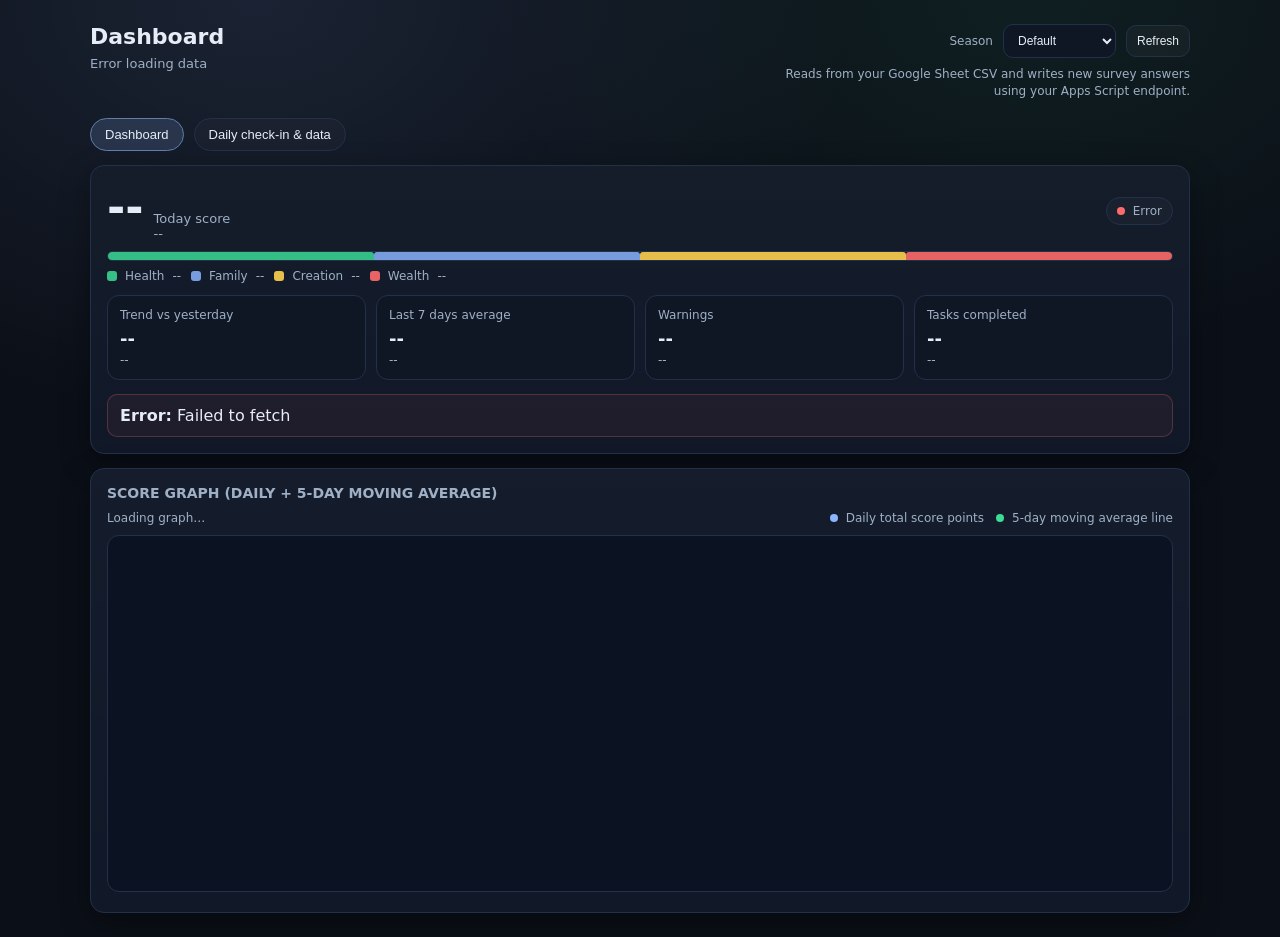
<file: index.html>
<!doctype html>
<html lang="en">
<head>
  <meta charset="utf-8" />
  <meta name="viewport" content="width=device-width,initial-scale=1" />
  <title>Life Dashboard</title>
  <style>
    :root{
      color-scheme: dark;
      --bg:#0b0f17;
      --panel:#101827;
      --panel2:#0f1624;
      --text:#e6edf6;
      --muted:#9fb0c6;
      --border:#22314a;
      --good:#3ddc97;
      --warn:#f2c94c;
      --bad:#ff6b6b;
      --link:#8ab4ff;
      --shadow:0 10px 30px rgba(0,0,0,.35);
      --radius:14px;
    }
    *{box-sizing:border-box}
    body{
      margin:0;
      font-family:ui-sans-serif,system-ui,-apple-system,Segoe UI,Roboto,Helvetica,Arial,"Apple Color Emoji","Segoe UI Emoji";
      background:radial-gradient(1000px 700px at 20% 0%, rgba(138,180,255,0.12), transparent 60%),
        radial-gradient(900px 600px at 80% 0%, rgba(61,220,151,0.08), transparent 60%),
        var(--bg);
      color:var(--text);
      padding:24px;
    }
    .wrap{max-width:1100px;margin:0 auto}
    header{display:flex;gap:14px;align-items:flex-start;justify-content:space-between;margin-bottom:18px}
    h1{margin:0;font-size:22px}
    .sub{margin-top:6px;color:var(--muted);font-size:13px;line-height:1.35}
    .right{text-align:right;color:var(--muted);font-size:12px;line-height:1.4;max-width:420px}
    .controls{display:flex;gap:10px;flex-wrap:wrap;align-items:center;justify-content:flex-end}

    .card{
      background:linear-gradient(180deg, rgba(255,255,255,0.02), transparent 120%), var(--panel);
      border:1px solid var(--border);
      border-radius:var(--radius);
      box-shadow:var(--shadow);
      padding:16px;
    }
    .tabBar{display:flex;gap:10px;margin-bottom:14px;flex-wrap:wrap}
    .tabBtn{
      background:rgba(255,255,255,.02);
      border:1px solid var(--border);
      color:var(--text);
      border-radius:999px;
      padding:8px 14px;
      font-size:13px;
      cursor:pointer;
    }
    .tabBtn.active{background:rgba(138,180,255,0.16);border-color:#5f7ea8}
    .tabPanel{display:none}
    .tabPanel.active{display:block}

    .grid{display:grid;grid-template-columns:1.2fr .8fr;gap:14px}
    .twoCol{display:grid;grid-template-columns:1fr 1fr;gap:12px}
    .row{display:flex;gap:12px;align-items:center;justify-content:space-between;flex-wrap:wrap}
    .bigScore{display:flex;align-items:baseline;gap:10px}
    .scoreNum{font-size:44px;font-weight:750}
    .scoreMeta{color:var(--muted);font-size:13px}
    .pill{padding:6px 10px;border:1px solid var(--border);border-radius:999px;font-size:12px;color:var(--muted);background:rgba(255,255,255,.02);display:inline-flex;gap:8px;align-items:center}
    .dot{width:8px;height:8px;border-radius:50%}
    .good{background:var(--good)}
    .warn{background:var(--warn)}
    .bad{background:var(--bad)}

    .kpiGrid{display:grid;grid-template-columns:repeat(4,1fr);gap:10px;margin-top:12px}
    .kpi{background:var(--panel2);border:1px solid var(--border);border-radius:12px;padding:12px}
    .kpi .label{color:var(--muted);font-size:12px}
    .kpi .value{margin-top:6px;font-size:18px;font-weight:650}
    .kpi .tiny{margin-top:4px;color:var(--muted);font-size:12px}

    .sectionTitle{margin:0 0 10px 0;font-size:14px;color:var(--muted);text-transform:uppercase}
    .barWrap{margin-top:10px}
    .bar{height:10px;background:#0a1220;border:1px solid var(--border);border-radius:999px;overflow:hidden}
    .barLegend{margin-top:8px;display:flex;gap:10px;flex-wrap:wrap;color:var(--muted);font-size:12px}
    .legendItem{display:flex;gap:8px;align-items:center}
    .mini{width:10px;height:10px;border-radius:3px;background:#2b3c5b}
    .mini.h{background:rgba(61,220,151,0.85)}
    .mini.f{background:rgba(138,180,255,0.85)}
    .mini.c{background:rgba(242,201,76,0.95)}
    .mini.w{background:rgba(255,107,107,0.9)}

    table{width:100%;border-collapse:collapse;font-size:13px}
    th,td{padding:8px 10px;border-bottom:1px solid var(--border);text-align:left}
    th{color:var(--muted);font-weight:600}
    .muted{color:var(--muted)}
    .trendUp{color:var(--good);font-weight:650}
    .trendDown{color:var(--bad);font-weight:650}
    .trendFlat{color:var(--muted);font-weight:650}

    .nudge{border-left:4px solid var(--warn);background:rgba(242,201,76,0.06);padding:10px 12px;border-radius:10px;border:1px solid rgba(242,201,76,.25);line-height:1.35}
    .error{border-left:4px solid var(--bad);background:rgba(255,107,107,0.06);padding:10px 12px;border-radius:10px;border:1px solid rgba(255,107,107,.25);line-height:1.35}
    .footer{margin-top:16px;color:var(--muted);font-size:12px}

    .select{background:var(--panel2);border:1px solid var(--border);color:var(--text);border-radius:10px;padding:8px 10px;font-size:12px}
    .btn{background:rgba(255,255,255,.03);border:1px solid var(--border);color:var(--text);border-radius:10px;padding:8px 10px;font-size:12px;cursor:pointer}

    .surveyCard{margin-bottom:14px}
    .surveyTop{display:flex;justify-content:space-between;gap:10px;align-items:center;flex-wrap:wrap}
    .surveyTitle{margin:0;font-size:16px}
    .surveyMeta{font-size:12px;color:var(--muted)}
    .surveyQ{margin-top:12px;padding:12px;border:1px solid var(--border);border-radius:10px;background:var(--panel2)}
    .surveyLabel{font-size:14px;margin-bottom:8px}
    .surveyControls{display:flex;gap:8px;justify-content:space-between;margin-top:10px;flex-wrap:wrap}
    .surveyInput{width:100%;background:#0b1322;border:1px solid var(--border);color:var(--text);border-radius:10px;padding:10px;font-size:14px}
    .surveyHint{font-size:12px;color:var(--muted);margin-top:6px}

    .graphWrap{margin-top:14px}
    .graphMeta{display:flex;justify-content:space-between;gap:10px;flex-wrap:wrap;color:var(--muted);font-size:12px;margin-bottom:10px}
    .graphLegend{display:flex;gap:12px;flex-wrap:wrap}
    .graphSvg{width:100%;height:auto;border:1px solid var(--border);border-radius:12px;background:#0b1322}
    .graphAxis{font-size:11px;fill:var(--muted)}

    @media (max-width:920px){
      .grid,.twoCol,.kpiGrid{grid-template-columns:1fr}
      .right{text-align:left}
    }
  </style>
</head>
<body>
  <div class="wrap">
    <header>
      <div>
        <h1>Dashboard</h1>
        <div class="sub" id="subtitle">Loading data…</div>
      </div>
      <div class="right">
        <div class="controls">
          <label class="muted" for="season">Season</label>
          <select id="season" class="select">
            <option value="default">Default</option>
            <option value="family">Family heavy</option>
            <option value="health">Health heavy</option>
            <option value="build">Build mode</option>
          </select>
          <button class="btn" id="refreshBtn" type="button">Refresh</button>
        </div>
        <div style="margin-top:8px" class="muted">Reads from your Google Sheet CSV and writes new survey answers using your Apps Script endpoint.</div>
      </div>
    </header>

    <div class="tabBar" role="tablist" aria-label="Dashboard sections">
      <button class="tabBtn active" id="dashboardTabBtn" data-tab="dashboard" type="button" role="tab" aria-selected="true">Dashboard</button>
      <button class="tabBtn" id="dataTabBtn" data-tab="data" type="button" role="tab" aria-selected="false">Daily check-in & data</button>
    </div>

    <section id="dashboardTab" class="tabPanel active" role="tabpanel" aria-labelledby="dashboardTabBtn">
      <div class="card">
        <div class="row">
          <div class="bigScore">
            <div class="scoreNum" id="todayScore">--</div>
            <div class="scoreMeta">
              <div>Today score</div>
              <div class="muted" id="deltaLabel">--</div>
            </div>
          </div>
          <div class="pill" id="statusPill">
            <span class="dot warn"></span>
            <span id="statusText">Loading</span>
          </div>
        </div>

        <div class="barWrap">
          <div class="bar"><div id="barInner" style="display:flex;width:100%"><div id="barH" class="mini h" style="width:25%"></div><div id="barF" class="mini f" style="width:25%"></div><div id="barC" class="mini c" style="width:25%"></div><div id="barW" class="mini w" style="width:25%"></div></div></div>
          <div class="barLegend">
            <div class="legendItem"><span class="mini h"></span>Health <span class="muted" id="hVal">--</span></div>
            <div class="legendItem"><span class="mini f"></span>Family <span class="muted" id="fVal">--</span></div>
            <div class="legendItem"><span class="mini c"></span>Creation <span class="muted" id="cVal">--</span></div>
            <div class="legendItem"><span class="mini w"></span>Wealth <span class="muted" id="wVal">--</span></div>
          </div>
        </div>

        <div class="kpiGrid">
          <div class="kpi"><div class="label">Trend vs yesterday</div><div class="value" id="trendArrow">--</div><div class="tiny" id="trendDetail">--</div></div>
          <div class="kpi"><div class="label">Last 7 days average</div><div class="value" id="avg7">--</div><div class="tiny" id="avg7Detail">--</div></div>
          <div class="kpi"><div class="label">Warnings</div><div class="value" id="warnCount">--</div><div class="tiny" id="warnDetail">--</div></div>
          <div class="kpi"><div class="label">Tasks completed</div><div class="value" id="tasksCompletedCount">--</div><div class="tiny" id="tasksPlanningDetail">--</div></div>
        </div>

        <div style="margin-top:14px" class="nudge" id="nudgeBox"><strong>Nudge:</strong> Loading…</div>
      </div>

      <div class="card graphWrap">
        <h2 class="sectionTitle">Score graph (daily + 5-day moving average)</h2>
        <div class="graphMeta">
          <div id="graphSummary">Loading graph…</div>
          <div class="graphLegend">
            <div class="legendItem"><span class="dot" style="background:#8ab4ff"></span>Daily total score points</div>
            <div class="legendItem"><span class="dot" style="background:#3ddc97"></span>5-day moving average line</div>
          </div>
        </div>
        <svg id="trendGraph" class="graphSvg" viewBox="0 0 960 320" role="img" aria-label="Score trend chart"></svg>
      </div>
    </section>

    <section id="dataTab" class="tabPanel" role="tabpanel" aria-labelledby="dataTabBtn">
      <div class="card surveyCard">
        <div class="surveyTop">
          <div>
            <h2 class="surveyTitle">Daily check-in (12 questions)</h2>
            <div class="surveyMeta" id="surveyStatus">Answer each question in order, then submit to Google Sheet. Rex was here.</div>
          </div>
          <div class="controls">
            <input id="writeUrlInput" class="select" type="url" placeholder="Apps Script Web App URL (.../exec)" style="min-width:320px" />
            <button class="btn" id="saveWriteUrlBtn" type="button">Save endpoint</button>
            <button class="btn" id="surveyResetBtn" type="button">Reset</button>
          </div>
        </div>
        <div class="surveyQ">
          <div class="surveyLabel" id="surveyQuestion">Loading question...</div>
          <input id="surveyInput" class="surveyInput" type="number" />
          <div class="surveyHint" id="surveyHint"></div>
          <div class="surveyControls">
            <button class="btn" id="surveyPrevBtn" type="button">Back</button>
            <button class="btn" id="surveyNextBtn" type="button">Next</button>
            <button class="btn" id="surveySubmitBtn" type="button" style="display:none">Submit to Sheet</button>
          </div>
        </div>
      </div>

      <div class="twoCol">
        <div class="card">
          <h2 class="sectionTitle">Recent days</h2>
          <div class="muted" style="margin-bottom:10px">Most recent entries from your sheet.</div>
          <table>
            <thead><tr><th>Date</th><th>Score</th><th>Health</th><th>Family</th><th>Creation</th><th>Wealth</th></tr></thead>
            <tbody id="recentTable"></tbody>
          </table>
          <div class="footer" id="footerNote">--</div>
        </div>

        <div class="card">
          <h2 class="sectionTitle">Score sheet</h2>
          <div class="kpi" style="margin-bottom:12px">
            <div class="label">Inputs</div>
            <div class="tiny muted">Sleep, steps, deep work, spending triggers</div>
            <table style="margin-top:6px"><tbody id="inputsTable"></tbody></table>
          </div>
          <div class="kpi">
            <div class="label">Outputs</div>
            <div class="tiny muted">Pillars and total score</div>
            <table style="margin-top:6px"><tbody id="outputsTable"></tbody></table>
          </div>
        </div>
      </div>
    </section>
  </div>

  <script>
    const CSV_URL = "https://docs.google.com/spreadsheets/d/1nNsB3nbwwgF7bPuYNoqMnc3JXng7DK0Y1Djd0SSq8zM/edit?usp=sharing";
    const SHEET_WRITE_URL = "";
    const SHEET_WRITE_URL_STORAGE_KEY = "betterme.sheetWriteUrl";

    const COL = {
      date: "Date",
      totalScore: "Total Score",
      healthScore: "Health",
      familyScore: "Family",
      creationScore: "Creation",
      wealthScore: "Wealth",
      sleepHours: "Sleep Hours",
      steps: "Steps",
      deepWorkMinutes: "Deep Work Minutes",
      impulseSpendCount: "Impulse Spend Count"
    };

    const WEIGHTS = {
      default:{health:.35,family:.35,creation:.2,wealth:.1},
      family:{health:.3,family:.45,creation:.15,wealth:.1},
      health:{health:.45,family:.3,creation:.15,wealth:.1},
      build:{health:.3,family:.3,creation:.3,wealth:.1}
    };

    const THRESH = {lowScore:75,sleepLow:7,stepsLow:6000,deepWorkLowMin:60,impulseSpendHigh:1};
    const $ = (id) => document.getElementById(id);

    function toGoogleSheetCsvUrl(url){
      const raw = String(url || "").trim();
      if (!raw) return "";
      if (/output=csv/.test(raw) || /tqx=out:csv/.test(raw)) return raw;
      const match = raw.match(/\/spreadsheets\/d\/([a-zA-Z0-9-_]+)/);
      if (!match) return raw;
      let gid = "0";
      try {
        const u = new URL(raw);
        gid = u.searchParams.get("gid") || gid;
        if (u.hash) gid = (u.hash.match(/gid=(\d+)/) || [])[1] || gid;
      } catch (_) {
        gid = (raw.match(/[?&#]gid=(\d+)/) || [])[1] || gid;
      }
      return `https://docs.google.com/spreadsheets/d/${match[1]}/export?format=csv&gid=${gid}`;
    }

    function parseCSV(text){
      const rows=[]; let row=[]; let cur=""; let inQuotes=false;
      for (let i=0;i<text.length;i++){
        const c=text[i], next=text[i+1];
        if (c==='"' && inQuotes && next==='"'){cur+='"'; i++; continue;}
        if (c==='"'){inQuotes=!inQuotes; continue;}
        if (c===',' && !inQuotes){row.push(cur); cur=""; continue;}
        if ((c==='\n' || c==='\r') && !inQuotes){
          if (cur.length || row.length){row.push(cur); rows.push(row); row=[]; cur="";}
          continue;
        }
        cur += c;
      }
      if (cur.length || row.length){row.push(cur); rows.push(row);}
      if (!rows.length) return [];
      const headers = rows[0].map(h=>h.trim());
      return rows.slice(1).map(r => {
        const obj={}; headers.forEach((h,i)=>obj[h]=(r[i] ?? "").trim());
        return Object.values(obj).some(v => v !== "") ? obj : null;
      }).filter(Boolean);
    }

    const cleanHeader = (text) => String(text || "").replace(/^﻿/,"").trim();
    function findColumnName(row, preferred, fallbacks=[]){
      const keys=Object.keys(row || {});
      const wanted=[preferred,...fallbacks].map(cleanHeader).filter(Boolean).map(v=>v.toLowerCase());
      return keys.find(k => wanted.includes(cleanHeader(k).toLowerCase())) || null;
    }
    function valueFromRow(row, preferred, fallbacks=[]){
      const k=findColumnName(row, preferred, fallbacks);
      return k ? row[k] : undefined;
    }
    function toNum(v){
      if (v == null) return null;
      const s = String(v).replace(/[^0-9.\-]/g, "").trim();
      if (!s) return null;
      const n = Number(s);
      return Number.isFinite(n) ? n : null;
    }

    function parseDate(v){
      const raw = String(v || "").trim();
      if (!raw) return null;
      if (/^\d{4}-\d{2}-\d{2}/.test(raw)) {
        const d = new Date(raw.slice(0,10) + "T00:00:00");
        return Number.isNaN(d.getTime()) ? null : d;
      }
      const mdy = raw.match(/^(\d{1,2})\/(\d{1,2})\/(\d{2,4})/);
      if (mdy){
        const yyyy = mdy[3].length === 2 ? `20${mdy[3]}` : mdy[3];
        const mm = mdy[1].padStart(2,"0"), dd=mdy[2].padStart(2,"0");
        const d = new Date(`${yyyy}-${mm}-${dd}T00:00:00`);
        return Number.isNaN(d.getTime()) ? null : d;
      }
      const d = new Date(raw);
      return Number.isNaN(d.getTime()) ? null : d;
    }

    function movingAverage(values, n){
      return values.map((_, i) => {
        const win = values.slice(Math.max(0, i-n+1), i+1).filter(Number.isFinite);
        if (!win.length) return null;
        return win.reduce((a,b)=>a+b,0)/win.length;
      });
    }
    function buildLinePath(points){return points.map((p,i)=>`${i?"L":"M"}${p.x},${p.y}`).join(" ");}

    function renderTrendGraph(rows){
      const svg = $("trendGraph");
      const series = rows.slice(Math.max(0, rows.length-30));
      const scores = series.map(r=>r.score);
      const avg5 = movingAverage(scores,5);
      const values = [...scores,...avg5].filter(Number.isFinite);
      if (!series.length || !values.length){svg.innerHTML=""; $("graphSummary").textContent="No chart data available yet."; return;}

      const width=960, height=320;
      const pad={top:18,right:22,bottom:34,left:42};
      const plotW=width-pad.left-pad.right, plotH=height-pad.top-pad.bottom;
      const minY=Math.max(0, Math.floor(Math.min(...values)-5));
      const maxY=Math.min(100, Math.ceil(Math.max(...values)+5));
      const spanY=Math.max(1,maxY-minY);
      const xAt=(i)=>pad.left + (plotW*i)/Math.max(1,series.length-1);
      const yAt=(v)=>pad.top + plotH - ((v-minY)/spanY)*plotH;

      const daily = scores.map((v,i)=>Number.isFinite(v)?({x:xAt(i),y:yAt(v),i,v}):null).filter(Boolean);
      const avg = avg5.map((v,i)=>Number.isFinite(v)?({x:xAt(i),y:yAt(v)}):null).filter(Boolean);

      const ticks = Array.from({length:6}, (_,idx) => {
        const t=idx/5, y=pad.top+plotH*t, val=Math.round(maxY-(spanY*t));
        return `<line x1="${pad.left}" y1="${y}" x2="${width-pad.right}" y2="${y}" stroke="#22314a" stroke-width="1" opacity="0.7" /><text x="${pad.left-8}" y="${y+4}" text-anchor="end" class="graphAxis">${val}</text>`;
      }).join("");

      const xFirst = series[0].dateText || series[0].date.toISOString().slice(0,10);
      const xLast = series[series.length-1].dateText || series[series.length-1].date.toISOString().slice(0,10);

      svg.innerHTML = `
        <rect x="0" y="0" width="${width}" height="${height}" fill="transparent"></rect>
        ${ticks}
        <line x1="${pad.left}" y1="${height-pad.bottom}" x2="${width-pad.right}" y2="${height-pad.bottom}" stroke="#405473" stroke-width="1.2" />
        <path d="${buildLinePath(daily)}" fill="none" stroke="#8ab4ff" stroke-width="2" />
        <path d="${buildLinePath(avg)}" fill="none" stroke="#3ddc97" stroke-width="5" opacity="0.85" />
        ${daily.map(p=>`<circle cx="${p.x}" cy="${p.y}" r="3.2" fill="#8ab4ff"><title>${series[p.i].date.toISOString().slice(0,10)}: ${fmt(p.v,0)}</title></circle>`).join("")}
        <text x="${pad.left}" y="${height-10}" class="graphAxis">${xFirst}</text>
        <text x="${width-pad.right}" y="${height-10}" text-anchor="end" class="graphAxis">${xLast}</text>
      `;

      $("graphSummary").textContent = `Showing ${series.length} days. Latest score: ${fmt(scores[scores.length-1],0)} | Latest 5-day moving average: ${fmt(avg5[avg5.length-1],1)}.`;
    }

    function fmt(n, digits=0){return Number.isFinite(n) ? n.toFixed(digits) : "--";}
    function trendArrow(delta){
      if (!Number.isFinite(delta)) return {txt:"--",cls:"trendFlat"};
      if (delta > 0.5) return {txt:"▲ Up",cls:"trendUp"};
      if (delta < -0.5) return {txt:"▼ Down",cls:"trendDown"};
      return {txt:"▬ Flat",cls:"trendFlat"};
    }
    function pickSeasonWeights(){return WEIGHTS[$("season").value] || WEIGHTS.default;}

    function computeWeightedTotal(p, w){
      if (![p.health,p.family,p.creation,p.wealth].every(Number.isFinite)) return null;
      const scale = Math.max(p.health,p.family,p.creation,p.wealth) <= 25 ? 4 : 1;
      return (p.health*scale)*w.health + (p.family*scale)*w.family + (p.creation*scale)*w.creation + (p.wealth*scale)*w.wealth;
    }

    function statusForScore(score){
      if (!Number.isFinite(score)) return {label:"No data",dot:"warn"};
      if (score >= 85) return {label:"On track",dot:"good"};
      if (score >= THRESH.lowScore) return {label:"Watch it",dot:"warn"};
      return {label:"Needs attention",dot:"bad"};
    }

    function buildNudge(last3){
      const recent = last3 || [];
      const sleepMiss = recent.filter(x => Number.isFinite(x.sleep) && x.sleep < THRESH.sleepLow).length;
      const stepsMiss = recent.filter(x => Number.isFinite(x.steps) && x.steps < THRESH.stepsLow).length;
      const deepMiss = recent.filter(x => Number.isFinite(x.deep) && x.deep < THRESH.deepWorkLowMin).length;
      const spendHigh = recent.filter(x => Number.isFinite(x.impulse) && x.impulse > THRESH.impulseSpendHigh).length;
      const scoreLow = recent.filter(x => Number.isFinite(x.score) && x.score < THRESH.lowScore).length;
      if (scoreLow >= 2) return "Your score is dipping. Protect sleep + deep work first today.";
      if (sleepMiss >= 2) return "Sleep has been low recently. Consider an earlier cutoff tonight.";
      if (deepMiss >= 2) return "Deep work has been low. Block one protected 60-minute focus sprint.";
      if (stepsMiss >= 2) return "Movement is under target. Add a walk break before dinner.";
      if (spendHigh >= 2) return "Impulse spending is elevated. Add a 24-hour pause for non-essential buys.";
      return "Keep stacking consistency. One strong day can reset the whole week.";
    }

    function buildWarnings(row){
      const warns=[];
      if (Number.isFinite(row.score) && row.score < THRESH.lowScore) warns.push("Low score");
      if (Number.isFinite(row.sleep) && row.sleep < THRESH.sleepLow) warns.push("Low sleep");
      if (Number.isFinite(row.steps) && row.steps < THRESH.stepsLow) warns.push("Low steps");
      if (Number.isFinite(row.deep) && row.deep < THRESH.deepWorkLowMin) warns.push("Low deep work");
      if (Number.isFinite(row.impulse) && row.impulse > THRESH.impulseSpendHigh) warns.push("Impulse spend");
      return warns;
    }

    function boolNum(v){
      const s = String(v ?? "").trim().toLowerCase();
      if (["1","y","yes","true"].includes(s)) return 1;
      if (["0","n","no","false"].includes(s)) return 0;
      const n = toNum(v);
      return Number.isFinite(n) ? (n > 0 ? 1 : 0) : 0;
    }

    function pointsByBands(value, bands){
      if (!Number.isFinite(value)) return 0;
      for (const band of bands){ if (value >= band.min) return band.points; }
      return 0;
    }

    function derivePillarsFromHabits(row){
      const sleep = toNum(valueFromRow(row, "SleepHours", ["Sleep Hours"]));
      const steps = toNum(valueFromRow(row, "Steps"));
      const deep = toNum(valueFromRow(row, "DeepWorkMinutes", ["Deep Work Minutes"]));
      const kids = toNum(valueFromRow(row, "KidsMinutes", ["Family Minutes"]));
      const strength = boolNum(valueFromRow(row, "StrengthYN", ["Strength YN"]));
      const protein = boolNum(valueFromRow(row, "ProteinYN", ["Protein YN"]));
      const calories = boolNum(valueFromRow(row, "CaloriesYN", ["Calories YN"]));
      const proactive = boolNum(valueFromRow(row, "ProactiveYN", ["Proactive YN"]));
      const noEsc = boolNum(valueFromRow(row, "NoEscalationYN", ["No Escalation YN"]));
      const noImp = boolNum(valueFromRow(row, "NoImpulseYN", ["No Impulse YN"]));
      const tasks = toNum(valueFromRow(row, "TasksCompleted", ["Tasks Completed"])) || 0;
      const planning = boolNum(valueFromRow(row, "PlanningYN", ["Planning Done"]));

      const health = pointsByBands(sleep,[{min:8,points:10},{min:7.5,points:8},{min:7,points:6},{min:6.5,points:4},{min:0,points:2}])
        + pointsByBands(steps,[{min:12000,points:8},{min:9000,points:6},{min:7000,points:4},{min:5000,points:2},{min:0,points:0}])
        + (strength?4:0) + (protein?2:0) + (calories?1:0);
      const family = pointsByBands(kids,[{min:90,points:15},{min:60,points:12},{min:45,points:8},{min:20,points:4},{min:0,points:0}]) + (proactive?5:0) + (noEsc?5:0);
      const creation = pointsByBands(deep,[{min:180,points:20},{min:120,points:15},{min:90,points:10},{min:60,points:6},{min:0,points:0}]) + Math.min(5, Math.max(0, tasks));
      const wealth = (noImp?15:0) + (planning?10:0);
      return {health,family,creation,wealth};
    }

    function setDotClass(el, dot){
      if (!el) return;
      const d = el.querySelector(".dot");
      if (!d) return;
      d.className = `dot ${dot}`;
    }

    const SURVEY_QUESTIONS = [
      { key:"SleepHours", label:"How many hours did you sleep last night?", min:0, max:24, step:.1, hint:"Example: 7.5" },
      { key:"Steps", label:"How many steps did you get today?", min:0, max:100000, step:1 },
      { key:"KidsMinutes", label:"How many quality minutes with kids/family?", min:0, max:1440, step:1 },
      { key:"DeepWorkMinutes", label:"How many deep-work minutes?", min:0, max:1440, step:1 },
      { key:"StrengthYN", label:"Did you complete strength training? (1=yes, 0=no)", min:0, max:1, step:1 },
      { key:"ProteinYN", label:"Did you hit your protein target? (1=yes, 0=no)", min:0, max:1, step:1 },
      { key:"CaloriesYN", label:"Did you stay within calorie target? (1=yes, 0=no)", min:0, max:1, step:1 },
      { key:"ProactiveYN", label:"Did you proactively connect with family? (1=yes, 0=no)", min:0, max:1, step:1 },
      { key:"NoEscalationYN", label:"Did you avoid escalation/friction? (1=yes, 0=no)", min:0, max:1, step:1 },
      { key:"NoImpulseYN", label:"No impulse spending today? (1=yes, 0=no)", min:0, max:1, step:1 },
      { key:"TasksCompleted", label:"How many priority tasks did you complete?", min:0, max:50, step:1 },
      { key:"PlanningYN", label:"Did you complete next-day planning? (1=yes, 0=no)", min:0, max:1, step:1 }
    ];

    let surveyIndex = 0;
    const surveyAnswers = {};

    function setSurveyStatus(text){ $("surveyStatus").textContent = text; }
    function getSheetWriteUrl(){ return String(localStorage.getItem(SHEET_WRITE_URL_STORAGE_KEY) || SHEET_WRITE_URL || "").trim(); }
    function setSheetWriteUrl(url){
      const v = String(url || "").trim();
      if (!v) localStorage.removeItem(SHEET_WRITE_URL_STORAGE_KEY);
      else localStorage.setItem(SHEET_WRITE_URL_STORAGE_KEY, v);
    }

    function updateSurveyView(){
      const q = SURVEY_QUESTIONS[surveyIndex];
      const input = $("surveyInput");
      $("surveyQuestion").textContent = q.label;
      $("surveyHint").textContent = q.hint || `Question ${surveyIndex + 1} of ${SURVEY_QUESTIONS.length}`;
      input.min = q.min; input.max = q.max; input.step = q.step || 1;
      input.value = surveyAnswers[q.key] ?? "";
      $("surveyPrevBtn").disabled = surveyIndex === 0;
      $("surveyNextBtn").style.display = surveyIndex === SURVEY_QUESTIONS.length - 1 ? "none" : "inline-block";
      $("surveySubmitBtn").style.display = surveyIndex === SURVEY_QUESTIONS.length - 1 ? "inline-block" : "none";
      input.focus();
    }

    function storeCurrentAnswer(){
      const q = SURVEY_QUESTIONS[surveyIndex];
      const raw = String($("surveyInput").value || "").trim();
      const n = Number(raw);
      if (!Number.isFinite(n) || n < q.min || n > q.max) return false;
      surveyAnswers[q.key] = n;
      return true;
    }

    function buildSurveyPayload(){
      return {
        Timestamp: new Date().toISOString(),
        SleepHours: surveyAnswers.SleepHours ?? 0,
        Steps: surveyAnswers.Steps ?? 0,
        KidsMinutes: surveyAnswers.KidsMinutes ?? 0,
        DeepWorkMinutes: surveyAnswers.DeepWorkMinutes ?? 0,
        StrengthYN: surveyAnswers.StrengthYN ?? 0,
        ProteinYN: surveyAnswers.ProteinYN ?? 0,
        CaloriesYN: surveyAnswers.CaloriesYN ?? 0,
        ProactiveYN: surveyAnswers.ProactiveYN ?? 0,
        NoEscalationYN: surveyAnswers.NoEscalationYN ?? 0,
        NoImpulseYN: surveyAnswers.NoImpulseYN ?? 0,
        TasksCompleted: surveyAnswers.TasksCompleted ?? 0,
        PlanningYN: surveyAnswers.PlanningYN ?? 0
      };
    }

    async function submitSurvey(){
      if (!storeCurrentAnswer()) {
        setSurveyStatus("Enter a valid answer before submitting.");
        return;
      }
      const missing = SURVEY_QUESTIONS.filter(q => !Number.isFinite(surveyAnswers[q.key]));
      if (missing.length){ setSurveyStatus(`Please complete all questions. Missing: ${missing[0].label}`); return; }

      const writeUrl = getSheetWriteUrl();
      if (!writeUrl){ setSurveyStatus("Set your Apps Script endpoint URL, then click Save endpoint."); return; }

      setSurveyStatus("Submitting to Google Sheet...");
      const res = await fetch(writeUrl, { method:"POST", body: JSON.stringify(buildSurveyPayload()) });
      const bodyText = await res.text();
      if (!res.ok) throw new Error(`Submit failed (HTTP ${res.status}). ${(bodyText || "").slice(0,180)}`.trim());
      if (/^<!doctype html>/i.test(bodyText.trim())) { setSurveyStatus("Endpoint returned HTML. Use the deployed Apps Script /exec URL."); return; }

      setSurveyStatus("Saved. Refreshing dashboard...");
      await load();
      setSurveyStatus("Saved to sheet successfully.");
    }

    function wireSurvey(){
      $("surveyPrevBtn").addEventListener("click", () => {
        storeCurrentAnswer();
        surveyIndex = Math.max(0, surveyIndex - 1);
        updateSurveyView();
      });

      $("surveyNextBtn").addEventListener("click", () => {
        if (!storeCurrentAnswer()) { setSurveyStatus("Enter a valid answer before moving on."); return; }
        surveyIndex = Math.min(SURVEY_QUESTIONS.length - 1, surveyIndex + 1);
        setSurveyStatus(`Progress: ${surveyIndex + 1}/${SURVEY_QUESTIONS.length}`);
        updateSurveyView();
      });

      $("surveySubmitBtn").addEventListener("click", async () => {
        try { await submitSurvey(); }
        catch (err) { setSurveyStatus("Error submitting survey: " + (err?.message || String(err))); }
      });

      $("saveWriteUrlBtn").addEventListener("click", () => {
        const url = String($("writeUrlInput").value || "").trim();
        if (!url) { setSheetWriteUrl(""); setSurveyStatus("Write endpoint cleared."); return; }
        if (!/^https:\/\//i.test(url)) { setSurveyStatus("Endpoint must be a valid https URL."); return; }
        if (!/\/exec(?:$|[?#])/.test(url)) { setSurveyStatus("Use the deployed Apps Script Web App URL ending in /exec."); return; }
        setSheetWriteUrl(url);
        setSurveyStatus("Write endpoint saved.");
      });

      $("surveyResetBtn").addEventListener("click", () => {
        surveyIndex = 0;
        Object.keys(surveyAnswers).forEach(k => delete surveyAnswers[k]);
        setSurveyStatus("Survey reset.");
        updateSurveyView();
      });

      $("writeUrlInput").value = getSheetWriteUrl();
      if (getSheetWriteUrl()) setSurveyStatus(`Write endpoint ready. Complete all ${SURVEY_QUESTIONS.length} questions and submit.`);

      $("surveyInput").addEventListener("keydown", async (event) => {
        if (event.key !== "Enter") return;
        event.preventDefault();
        if (surveyIndex < SURVEY_QUESTIONS.length - 1) { $("surveyNextBtn").click(); return; }
        try { await submitSurvey(); }
        catch (err) { setSurveyStatus("Error submitting survey: " + (err?.message || String(err))); }
      });

      updateSurveyView();
    }

    function wireTabs(){
      const buttons = Array.from(document.querySelectorAll(".tabBtn"));
      const panels = { dashboard: $("dashboardTab"), data: $("dataTab") };
      buttons.forEach(btn => {
        btn.addEventListener("click", () => {
          const tab = btn.dataset.tab;
          buttons.forEach(b => {
            const active = b === btn;
            b.classList.toggle("active", active);
            b.setAttribute("aria-selected", active ? "true" : "false");
          });
          Object.entries(panels).forEach(([key, panel]) => panel.classList.toggle("active", key === tab));
        });
      });
    }

    async function load(){
      try {
        if (!CSV_URL || CSV_URL.includes("PASTE_YOUR_CSV_URL_HERE")) throw new Error("CSV_URL is not set.");
        const res = await fetch(toGoogleSheetCsvUrl(CSV_URL), { cache:"no-store" });
        if (!res.ok) throw new Error("Failed to load CSV. HTTP " + res.status);
        const raw = parseCSV(await res.text());

        const rows = raw.map(r => {
          const dateVal = valueFromRow(r, COL.date, ["Timestamp","Day"]);
          const d = parseDate(dateVal);

          let health = toNum(valueFromRow(r, COL.healthScore, ["HealthScore"]));
          let family = toNum(valueFromRow(r, COL.familyScore, ["FamilyScore"]));
          let creation = toNum(valueFromRow(r, COL.creationScore, ["CreationScore"]));
          let wealth = toNum(valueFromRow(r, COL.wealthScore, ["WealthScore"]));
          if (![health,family,creation,wealth].every(Number.isFinite)) {
            const derived = derivePillarsFromHabits(r);
            health = Number.isFinite(health) ? health : derived.health;
            family = Number.isFinite(family) ? family : derived.family;
            creation = Number.isFinite(creation) ? creation : derived.creation;
            wealth = Number.isFinite(wealth) ? wealth : derived.wealth;
          }

          return {
            raw:r,
            date:d,
            dateText:dateVal || "",
            pillars:{health,family,creation,wealth},
            totalRaw:toNum(valueFromRow(r, COL.totalScore, ["Score","Total"])),
            sleep:toNum(valueFromRow(r, COL.sleepHours, ["SleepHours"])),
            steps:toNum(valueFromRow(r, COL.steps)),
            deep:toNum(valueFromRow(r, COL.deepWorkMinutes, ["DeepWorkMinutes"])),
            impulse:toNum(valueFromRow(r, COL.impulseSpendCount, ["ImpulseSpends","Impulse"])),
            tasksCompleted:toNum(valueFromRow(r, "TasksCompleted", ["Tasks Completed","Task Count"])),
            planningDone:boolNum(valueFromRow(r, "PlanningYN", ["Planning Done"]))
          };
        }).filter(x => x.date);

        rows.sort((a,b)=>a.date-b.date);
        if (!rows.length) throw new Error("No dated rows found. Check your Date column mapping.");

        const weights = pickSeasonWeights();
        const computed = rows.map(x => {
          const weighted = computeWeightedTotal(x.pillars, weights);
          return { ...x, score: Number.isFinite(x.totalRaw) ? x.totalRaw : weighted, weighted };
        });

        const today = computed[computed.length - 1];
        const yesterday = computed.length > 1 ? computed[computed.length - 2] : null;
        const todayScore = today.score;
        const delta = (yesterday && Number.isFinite(yesterday.score) && Number.isFinite(todayScore)) ? todayScore - yesterday.score : null;

        $("todayScore").textContent = fmt(todayScore,0);
        $("deltaLabel").textContent = Number.isFinite(delta) ? `${delta>=0?'+':''}${fmt(delta,0)} vs yesterday` : "No prior day to compare";
        const ta = trendArrow(delta);
        $("trendArrow").textContent = ta.txt;
        $("trendArrow").className = ta.cls;
        $("trendDetail").textContent = Number.isFinite(delta) ? `Change: ${delta>=0?'+':''}${fmt(delta,0)}` : "--";

        const st = statusForScore(todayScore);
        $("statusText").textContent = st.label;
        setDotClass($("statusPill"), st.dot);

        const avg7Rows = computed.slice(Math.max(0, computed.length - 7));
        const avg7Vals = avg7Rows.map(x => x.score).filter(Number.isFinite);
        const avg7 = avg7Vals.length ? avg7Vals.reduce((a,b)=>a+b,0)/avg7Vals.length : null;
        $("avg7").textContent = fmt(avg7,0);
        $("avg7Detail").textContent = avg7Vals.length ? `${avg7Vals.length} days` : "No data";

        const p=today.pillars;
        $("hVal").textContent = fmt(p.health,0);
        $("fVal").textContent = fmt(p.family,0);
        $("cVal").textContent = fmt(p.creation,0);
        $("wVal").textContent = fmt(p.wealth,0);

        const tw = weights.health + weights.family + weights.creation + weights.wealth;
        $("barH").style.width = `${(weights.health/tw)*100}%`;
        $("barF").style.width = `${(weights.family/tw)*100}%`;
        $("barC").style.width = `${(weights.creation/tw)*100}%`;
        $("barW").style.width = `${(weights.wealth/tw)*100}%`;

        const warns = buildWarnings({score:todayScore,sleep:today.sleep,steps:today.steps,deep:today.deep,impulse:today.impulse});
        $("warnCount").textContent = String(warns.length);
        $("warnDetail").textContent = warns.length ? warns.join(", ") : "None";

        const tasksDone = Number.isFinite(today.tasksCompleted) ? today.tasksCompleted : 0;
        $("tasksCompletedCount").textContent = fmt(tasksDone,0);
        $("tasksPlanningDetail").textContent = today.planningDone ? "Planning done" : "No planning logged";

        const last3 = computed.slice(Math.max(0, computed.length - 3)).reverse().map(x => ({score:x.score,sleep:x.sleep,steps:x.steps,deep:x.deep,impulse:x.impulse}));
        $("nudgeBox").innerHTML = `<strong>Nudge:</strong> ${buildNudge(last3)}`;

        const seasonName = {default:"Default weights",family:"Family heavy weights",health:"Health heavy weights",build:"Build mode weights"}[$("season").value] || "Default weights";
        $("subtitle").textContent = `Latest entry: ${today.dateText || today.date.toDateString()}  |  ${seasonName}`;

        $("inputsTable").innerHTML = [
          ["Sleep hours", fmt(today.sleep,1)],
          ["Steps", fmt(today.steps,0)],
          ["Deep work minutes", fmt(today.deep,0)],
          ["Impulse spend count", fmt(today.impulse,0)],
          ["Tasks completed", fmt(tasksDone,0)],
          ["Planning done", today.planningDone ? "Yes" : "No"]
        ].map(([k,v]) => `<tr><td class="muted">${k}</td><td>${v}</td></tr>`).join("");

        $("outputsTable").innerHTML = [
          ["Total score", fmt(todayScore,0)],
          ["Health", fmt(p.health,0)],
          ["Family", fmt(p.family,0)],
          ["Creation", fmt(p.creation,0)],
          ["Wealth", fmt(p.wealth,0)]
        ].map(([k,v]) => `<tr><td class="muted">${k}</td><td>${v}</td></tr>`).join("");

        const recent = computed.slice(Math.max(0, computed.length - 10)).reverse();
        $("recentTable").innerHTML = recent.map(x => `<tr><td>${x.dateText || x.date.toISOString().slice(0,10)}</td><td>${fmt(x.score,0)}</td><td>${fmt(x.pillars.health,0)}</td><td>${fmt(x.pillars.family,0)}</td><td>${fmt(x.pillars.creation,0)}</td><td>${fmt(x.pillars.wealth,0)}</td></tr>`).join("");

        $("footerNote").textContent = `Weights in use: Health ${Math.round(weights.health*100)}%, Family ${Math.round(weights.family*100)}%, Creation ${Math.round(weights.creation*100)}%, Wealth ${Math.round(weights.wealth*100)}%.`;

        renderTrendGraph(computed);
      } catch (err) {
        $("subtitle").textContent = "Error loading data";
        const box = $("nudgeBox");
        box.className = "error";
        box.innerHTML = `<strong>Error:</strong> ${err?.message || String(err)}`;
        $("todayScore").textContent = "--";
        $("statusText").textContent = "Error";
        setDotClass($("statusPill"), "bad");
      }
    }

    $("season").addEventListener("change", load);
    $("refreshBtn").addEventListener("click", load);
    wireTabs();
    wireSurvey();
    load();
  </script>
</body>
</html>
</file>
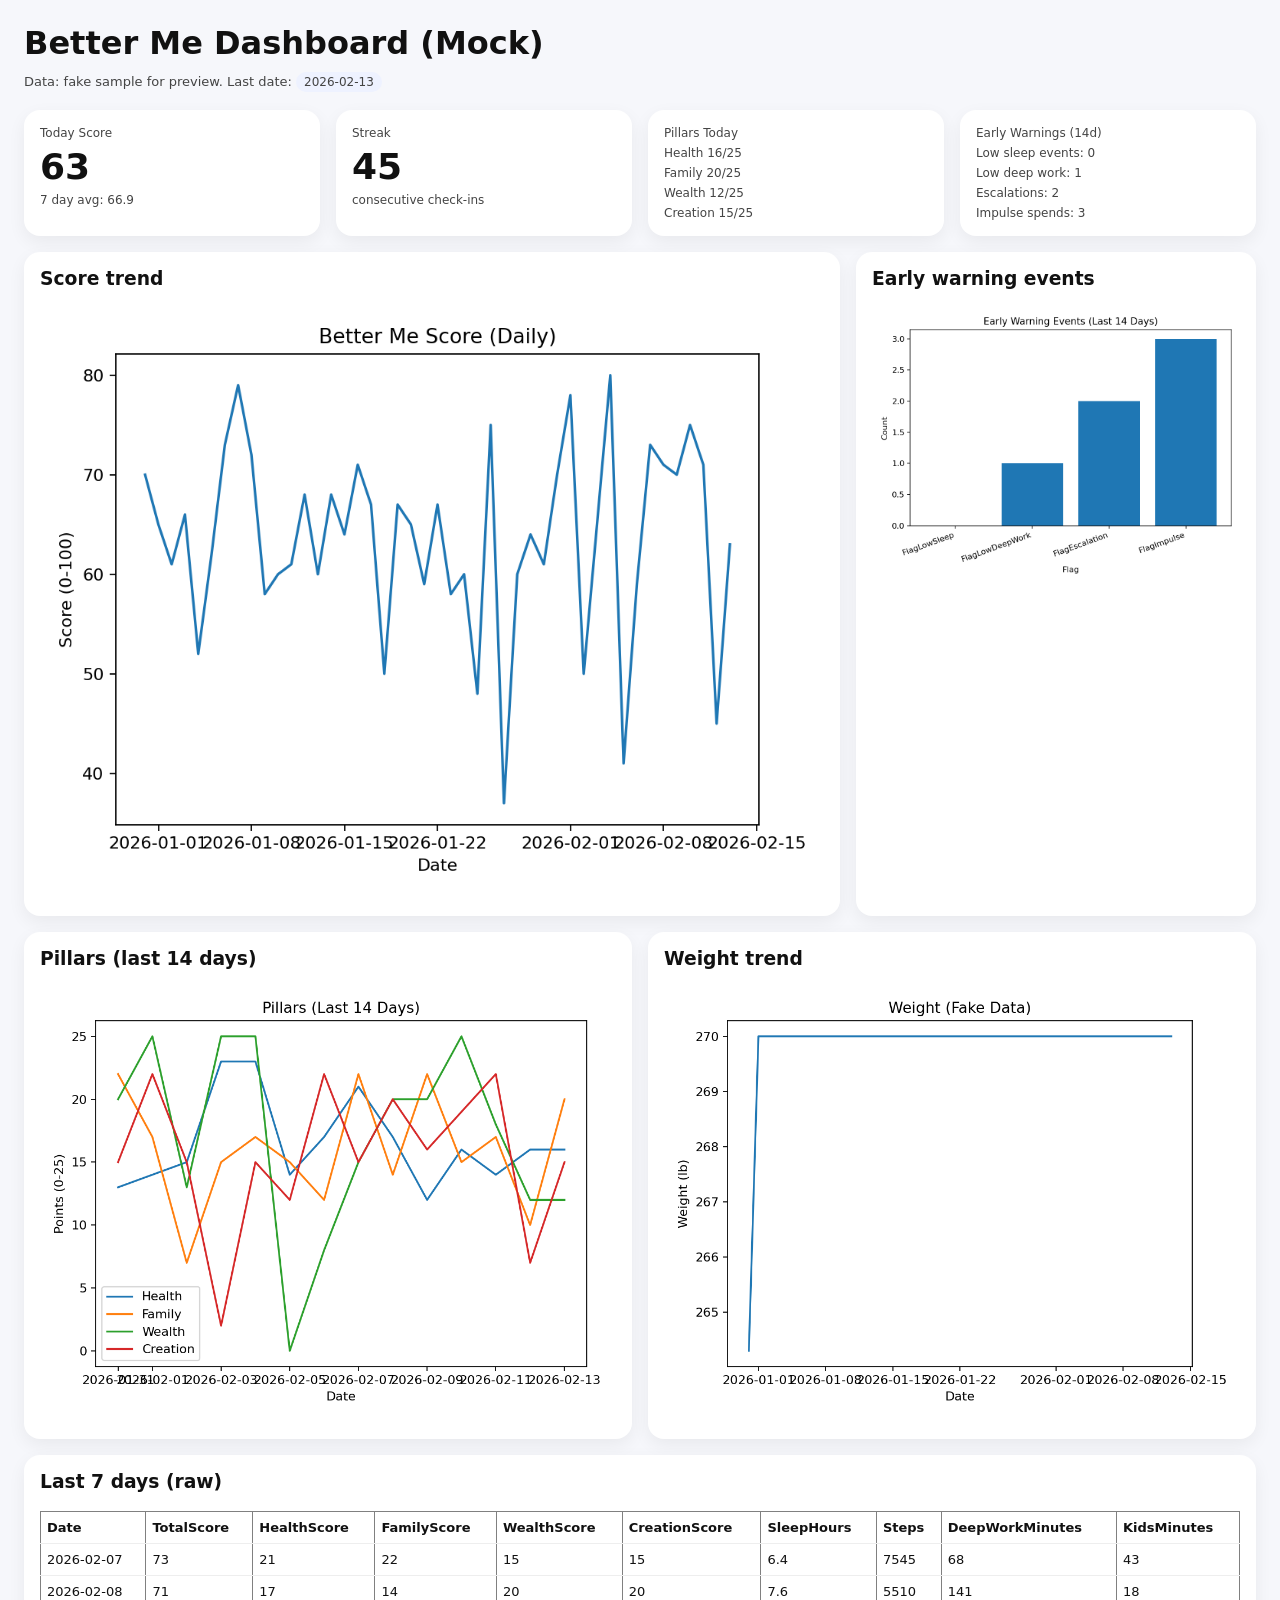
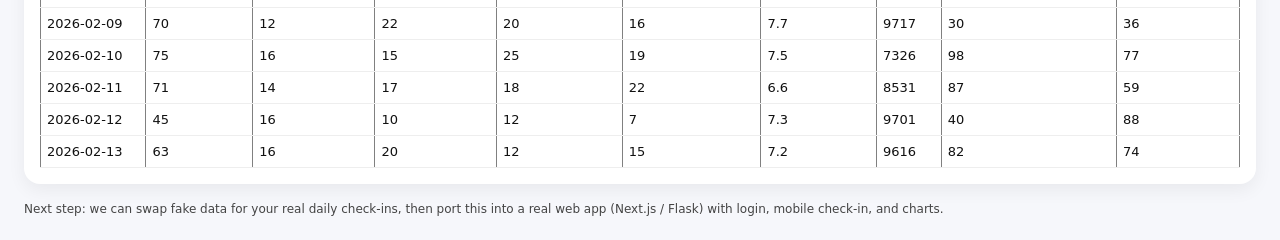
<file: better_me_dashboard_mock.html>
<!doctype html>
<html>
<head>
  <meta charset="utf-8" />
  <meta name="viewport" content="width=device-width, initial-scale=1" />
  <title>Better Me Dashboard (Mock)</title>
  <style>
    body { font-family: system-ui, -apple-system, Segoe UI, Roboto, Arial, sans-serif; margin: 24px; background: #f6f7fb; color: #111; }
    .grid { display: grid; grid-template-columns: repeat(12, 1fr); gap: 16px; }
    .card { background: #fff; border-radius: 16px; padding: 16px; box-shadow: 0 6px 18px rgba(0,0,0,0.06); }
    .kpi { display: flex; flex-direction: column; gap: 6px; }
    .kpi .label { font-size: 12px; color: #444; }
    .kpi .value { font-size: 36px; font-weight: 700; }
    .kpi .sub { font-size: 12px; color: #444; }
    .span-3 { grid-column: span 3; }
    .span-4 { grid-column: span 4; }
    .span-6 { grid-column: span 6; }
    .span-8 { grid-column: span 8; }
    .span-12 { grid-column: span 12; }
    img { width: 100%; border-radius: 12px; }
    table { width: 100%; border-collapse: collapse; }
    th, td { text-align: left; padding: 8px 6px; border-bottom: 1px solid #eee; font-size: 13px; }
    .pill { display: inline-block; padding: 3px 8px; border-radius: 999px; background: #eef2ff; font-size: 12px; }
    .footer { margin-top: 18px; font-size: 12px; color: #444; }
    @media (max-width: 900px) {
      .span-3, .span-4, .span-6, .span-8 { grid-column: span 12; }
    }
  </style>
</head>
<body>
  <h1 style="margin: 0 0 10px 0;">Better Me Dashboard (Mock)</h1>
  <div style="margin-bottom: 18px; color:#444; font-size: 13px;">
    Data: fake sample for preview. Last date: <span class="pill">2026-02-13</span>
  </div>

  <div class="grid">
    <div class="card span-3">
      <div class="kpi">
        <div class="label">Today Score</div>
        <div class="value">63</div>
        <div class="sub">7 day avg: 66.9</div>
      </div>
    </div>
    <div class="card span-3">
      <div class="kpi">
        <div class="label">Streak</div>
        <div class="value">45</div>
        <div class="sub">consecutive check-ins</div>
      </div>
    </div>
    <div class="card span-3">
      <div class="kpi">
        <div class="label">Pillars Today</div>
        <div class="sub">Health 16/25</div>
        <div class="sub">Family 20/25</div>
        <div class="sub">Wealth 12/25</div>
        <div class="sub">Creation 15/25</div>
      </div>
    </div>
    <div class="card span-3">
      <div class="kpi">
        <div class="label">Early Warnings (14d)</div>
        <div class="sub">Low sleep events: 0</div>
        <div class="sub">Low deep work: 1</div>
        <div class="sub">Escalations: 2</div>
        <div class="sub">Impulse spends: 3</div>
      </div>
    </div>

    <div class="card span-8">
      <h3 style="margin-top:0;">Score trend</h3>
      <img src="score_trend.png" alt="Score trend" />
    </div>
    <div class="card span-4">
      <h3 style="margin-top:0;">Early warning events</h3>
      <img src="flags_14d.png" alt="Flags" />
    </div>

    <div class="card span-6">
      <h3 style="margin-top:0;">Pillars (last 14 days)</h3>
      <img src="pillars_14d.png" alt="Pillars" />
    </div>
    <div class="card span-6">
      <h3 style="margin-top:0;">Weight trend</h3>
      <img src="weight_trend.png" alt="Weight trend" />
    </div>

    <div class="card span-12">
      <h3 style="margin-top:0;">Last 7 days (raw)</h3>
      <table border="1" class="dataframe">
  <thead>
    <tr style="text-align: right;">
      <th>Date</th>
      <th>TotalScore</th>
      <th>HealthScore</th>
      <th>FamilyScore</th>
      <th>WealthScore</th>
      <th>CreationScore</th>
      <th>SleepHours</th>
      <th>Steps</th>
      <th>DeepWorkMinutes</th>
      <th>KidsMinutes</th>
    </tr>
  </thead>
  <tbody>
    <tr>
      <td>2026-02-07</td>
      <td>73</td>
      <td>21</td>
      <td>22</td>
      <td>15</td>
      <td>15</td>
      <td>6.4</td>
      <td>7545</td>
      <td>68</td>
      <td>43</td>
    </tr>
    <tr>
      <td>2026-02-08</td>
      <td>71</td>
      <td>17</td>
      <td>14</td>
      <td>20</td>
      <td>20</td>
      <td>7.6</td>
      <td>5510</td>
      <td>141</td>
      <td>18</td>
    </tr>
    <tr>
      <td>2026-02-09</td>
      <td>70</td>
      <td>12</td>
      <td>22</td>
      <td>20</td>
      <td>16</td>
      <td>7.7</td>
      <td>9717</td>
      <td>30</td>
      <td>36</td>
    </tr>
    <tr>
      <td>2026-02-10</td>
      <td>75</td>
      <td>16</td>
      <td>15</td>
      <td>25</td>
      <td>19</td>
      <td>7.5</td>
      <td>7326</td>
      <td>98</td>
      <td>77</td>
    </tr>
    <tr>
      <td>2026-02-11</td>
      <td>71</td>
      <td>14</td>
      <td>17</td>
      <td>18</td>
      <td>22</td>
      <td>6.6</td>
      <td>8531</td>
      <td>87</td>
      <td>59</td>
    </tr>
    <tr>
      <td>2026-02-12</td>
      <td>45</td>
      <td>16</td>
      <td>10</td>
      <td>12</td>
      <td>7</td>
      <td>7.3</td>
      <td>9701</td>
      <td>40</td>
      <td>88</td>
    </tr>
    <tr>
      <td>2026-02-13</td>
      <td>63</td>
      <td>16</td>
      <td>20</td>
      <td>12</td>
      <td>15</td>
      <td>7.2</td>
      <td>9616</td>
      <td>82</td>
      <td>74</td>
    </tr>
  </tbody>
</table>
    </div>
  </div>

  <div class="footer">
    Next step: we can swap fake data for your real daily check-ins, then port this into a real web app (Next.js / Flask) with login, mobile check-in, and charts.
  </div>
</body>
</html>
</file>
